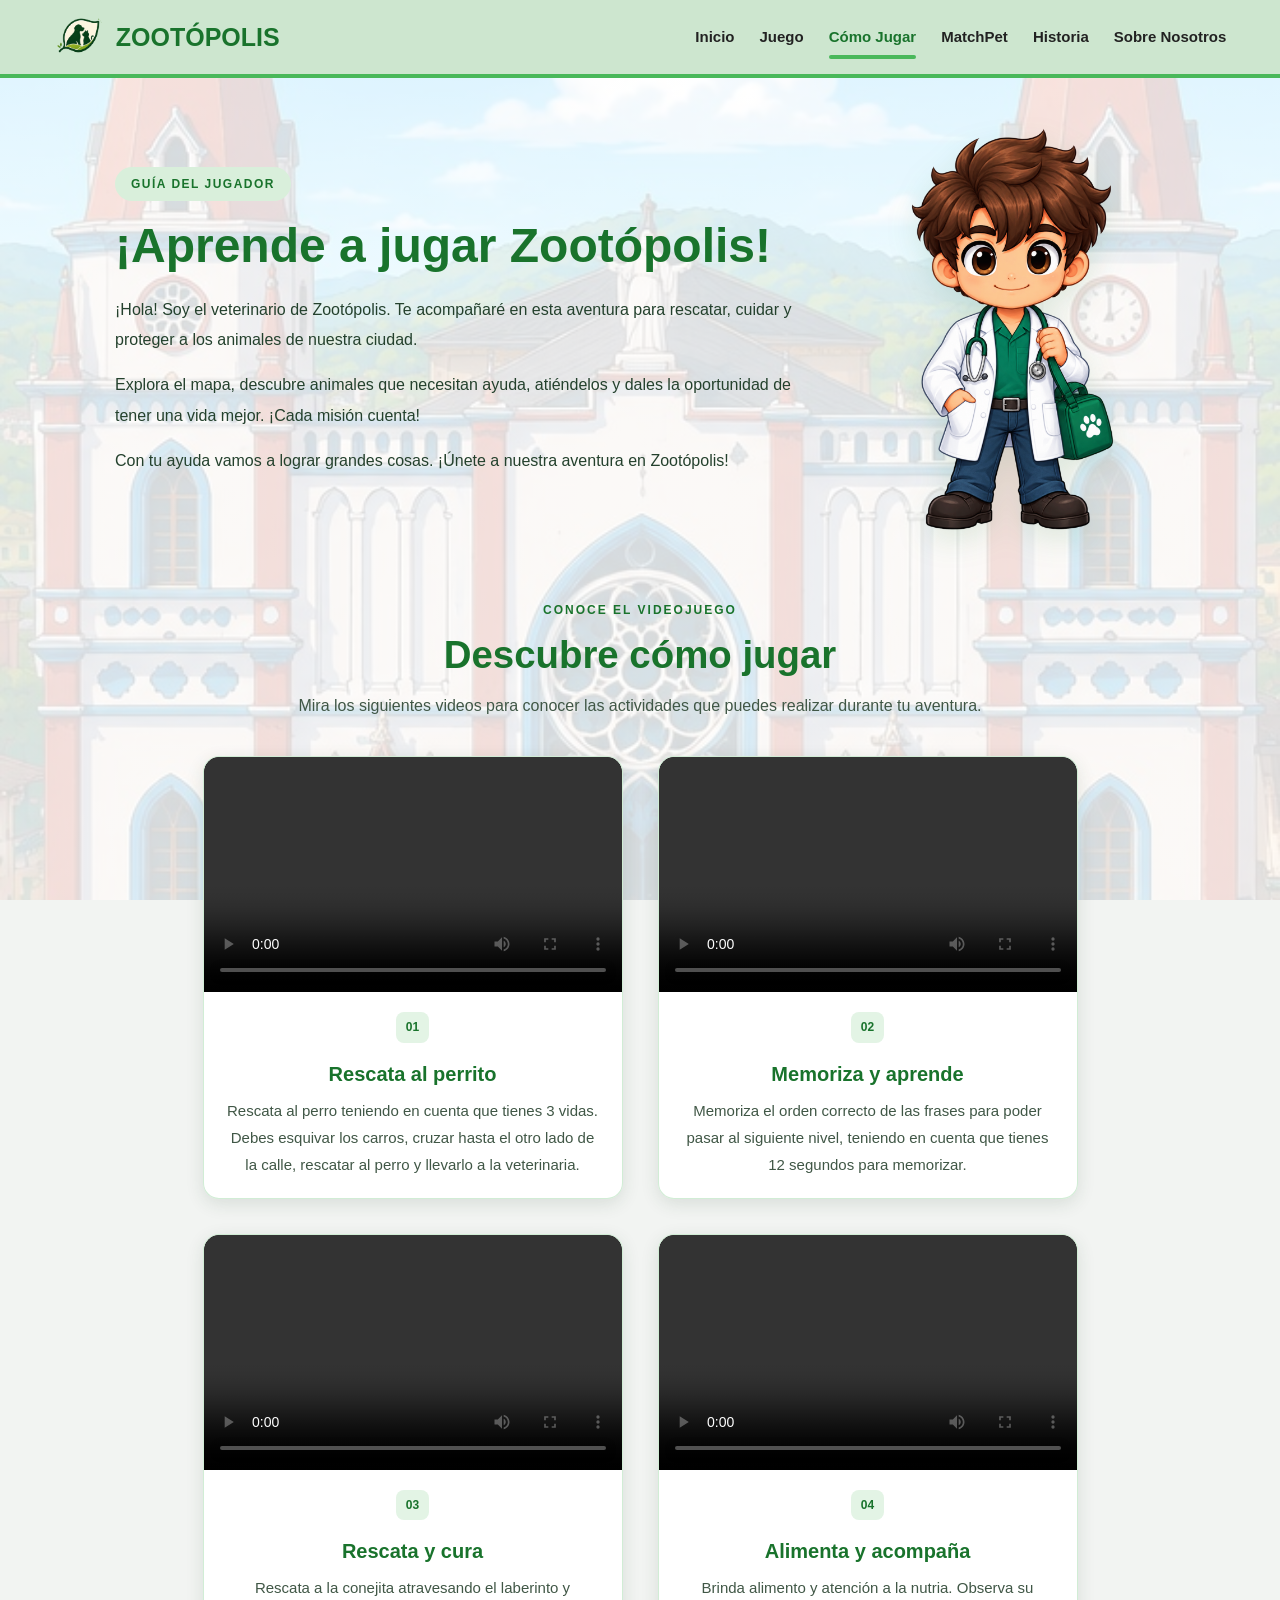
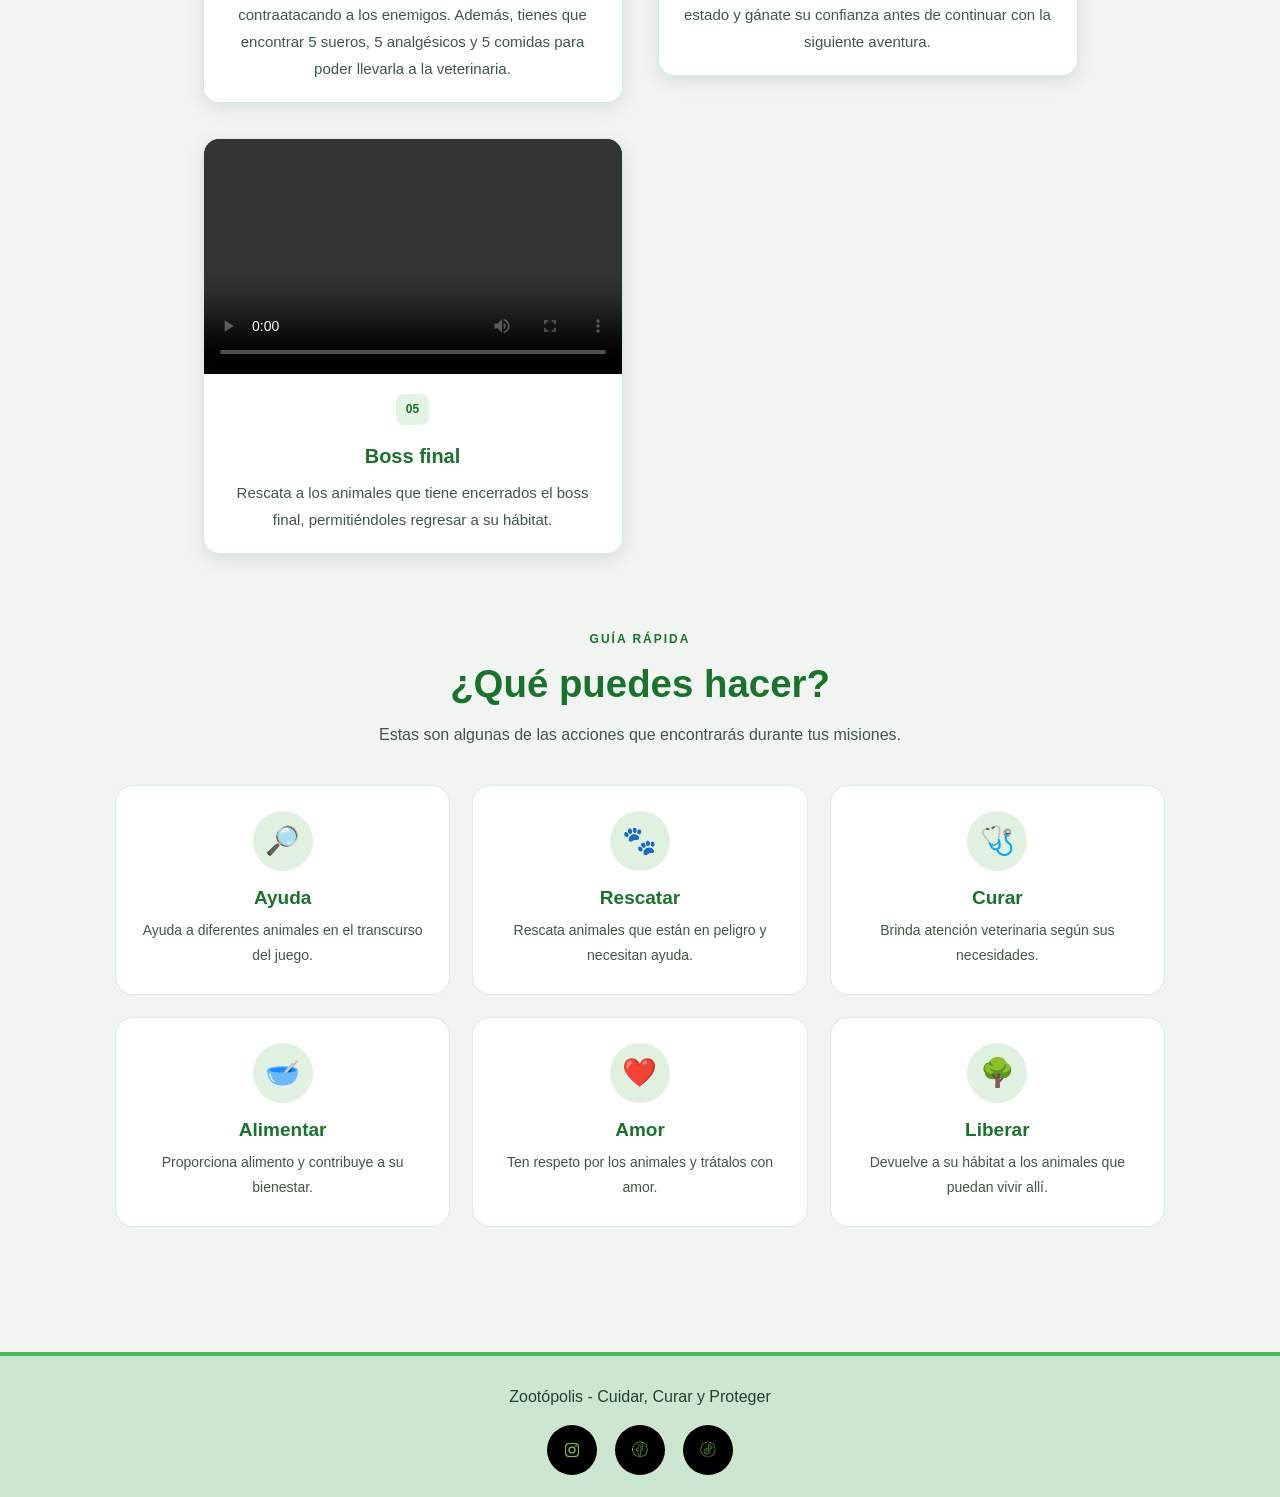
<file: como_jugar.html>
<!DOCTYPE html>
<html lang="es">
<head>
    <meta charset="UTF-8">
    <meta name="viewport" content="width=device-width, initial-scale=1.0">
    <title>Zootópolis | Cómo Jugar</title>
    <link rel="stylesheet" href="style.css">
</head>

<body>

    <header class="header">
        <div class="logo">
            <img src="IMG/logo 2.png" alt="Logo de Zootópolis">
            <span>ZOOTÓPOLIS</span>
        </div>

        <nav>
            <a href="index.html">Inicio</a>
            <a href="juego.html">Juego</a>
            <a class="activo" href="como_jugar.html" aria-current="page">Cómo Jugar</a>
            <a href="match_pet.html">MatchPet</a>
            <a href="historia.html">Historia</a>
            <a href="sobre_nosotros.html">Sobre Nosotros</a>
        </nav>
    </header>


    <main class="como-jugar">

        <section class="bienvenida-veterinario">

            <div class="bienvenida-texto">
                <span class="etiqueta-juego">GUÍA DEL JUGADOR</span>

                <h1>¡Aprende a jugar Zootópolis!</h1>

                <p>
                    ¡Hola! Soy el veterinario de Zootópolis.
                    Te acompañaré en esta aventura para rescatar,
                    cuidar y proteger a los animales de nuestra ciudad.
                </p>

                <p>
                    Explora el mapa, descubre animales que necesitan ayuda,
                    atiéndelos y dales la oportunidad de tener una vida mejor.
                    ¡Cada misión cuenta!
                </p>

                <p>
                    Con tu ayuda vamos a lograr grandes cosas.
                    ¡Únete a nuestra aventura en Zootópolis!
                </p>
            </div>

            <div class="veterinario-imagen">
                <img src="IMG/veterinario 2.png" alt="Veterinario de Zootópolis">
            </div>

        </section>

        <section class="tutoriales" id="tutoriales">

            <div class="titulo-seccion">
                <span>CONOCE EL VIDEOJUEGO</span>
                <h2>Descubre cómo jugar</h2>
                <p>
                    Mira los siguientes videos para conocer las actividades
                    que puedes realizar durante tu aventura.
                </p>
            </div>

            <div class="tutoriales-grid">

                <article class="tutorial-card">

                    <div class="video-contenedor">
                        <video controls preload="metadata">
                            <source src="IMG/n1.mp4" type="video/mp4">
                            Tu navegador no admite la reproducción de videos.
                        </video>
                    </div>

                    <div class="tutorial-info">
                        <span class="numero-tutorial">01</span>
                        <h3>Rescata al perrito</h3>
                        <p>Rescata al perro teniendo en cuenta que tienes 3 vidas. Debes esquivar los carros, cruzar hasta el otro lado de la calle, rescatar al perro y llevarlo a la veterinaria.</p>
                    </div>

                </article>

                <article class="tutorial-card">

                    <div class="video-contenedor">
                        <video controls preload="metadata">
                            <source src="IMG/N2.mp4" type="video/mp4">
                            Tu navegador no admite la reproducción de videos.
                        </video>
                    </div>

                    <div class="tutorial-info">
                        <span class="numero-tutorial">02</span>
                        <h3>Memoriza y aprende</h3>
                        <p>Memoriza el orden correcto de las frases para poder pasar al siguiente nivel, teniendo en cuenta que tienes 12 segundos para memorizar.</p>
                    </div>

                </article>

                <article class="tutorial-card">

                    <div class="video-contenedor">
                        <video controls preload="metadata">
                            <source src="IMG/N3.mp4" type="video/mp4">
                            Tu navegador no admite la reproducción de videos.
                        </video>
                    </div>

                    <div class="tutorial-info">
                        <span class="numero-tutorial">03</span>
                        <h3>Rescata y cura</h3>
                        <p>Rescata a la conejita atravesando el laberinto y contraatacando a los enemigos. Además, tienes que encontrar 5 sueros, 5 analgésicos y 5 comidas para poder llevarla a la veterinaria.</p>
                    </div>

                </article>

                <article class="tutorial-card">

                    <div class="video-contenedor">
                        <video controls preload="metadata">
                            <source src="IMG/N4.mp4" type="video/mp4">
                            Tu navegador no admite la reproducción de videos.
                        </video>
                    </div>

                    <div class="tutorial-info">
                        <span class="numero-tutorial">04</span>
                        <h3>Alimenta y acompaña</h3>
                        <p>Brinda alimento y atención a la nutria. Observa su estado y gánate su confianza antes de continuar con la siguiente aventura.</p>
                    </div>

                </article>

                <article class="tutorial-card">

                    <div class="video-contenedor">
                        <video controls preload="metadata">
                            <source src="IMG/N5.mp4" type="video/mp4">
                            Tu navegador no admite la reproducción de videos.
                        </video>
                    </div>

                    <div class="tutorial-info">
                        <span class="numero-tutorial">05</span>
                        <h3>Boss final</h3>
                        <p>Rescata a los animales que tiene encerrados el boss final, permitiéndoles regresar a su hábitat.</p>
                    </div>

                </article>

            </div>
        </section>

        <section class="acciones-juego">

            <div class="titulo-seccion">
                <span>GUÍA RÁPIDA</span>
                <h2>¿Qué puedes hacer?</h2>
                <p>
                    Estas son algunas de las acciones que encontrarás
                    durante tus misiones.
                </p>
            </div>

            <div class="acciones-grid">

                <div class="accion-item">
                    <span>🔎</span>
                    <h3>Ayuda</h3>
                    <p>Ayuda a diferentes animales en el transcurso del juego.</p>
                </div>

                <div class="accion-item">
                    <span>🐾</span>
                    <h3>Rescatar</h3>
                    <p>Rescata animales que están en peligro y necesitan ayuda.</p>
                </div>

                <div class="accion-item">
                    <span>🩺</span>
                    <h3>Curar</h3>
                    <p>Brinda atención veterinaria según sus necesidades.</p>
                </div>

                <div class="accion-item">
                    <span>🥣</span>
                    <h3>Alimentar</h3>
                    <p>Proporciona alimento y contribuye a su bienestar.</p>
                </div>

                <div class="accion-item">
                    <span>❤️</span>
                    <h3>Amor</h3>
                    <p>Ten respeto por los animales y trátalos con amor.</p>
                </div>

                <div class="accion-item">
                    <span>🌳</span>
                    <h3>Liberar</h3>
                    <p>Devuelve a su hábitat a los animales que puedan vivir allí.</p>
                </div>

            </div>
        </section>

    </main>

    <footer class="redes">
        <p>Zootópolis - Cuidar, Curar y Proteger</p>

        <div>
            <a href="https://www.instagram.com/zootopolis_032026/" target="_blank" rel="noopener noreferrer" aria-label="Instagram" title="Instagram">
                <img src="IMG/icono instagram.jpeg" alt="Instagram">
            </a>

            <a href="https://www.facebook.com/share/1Fiqk4GdvT/" target="_blank" rel="noopener noreferrer" aria-label="Facebook" title="Facebook">
                <img src="IMG/icono facebook.jpeg" alt="Facebook">
            </a>

            <a href="https://www.tiktok.com/@zotoopolis_03?_r=1&_t=ZS-9AS0UtBTQ9M" target="_blank" rel="noopener noreferrer" aria-label="TikTok" title="TikTok">
                <img src="IMG/icono tiktok.jpeg" alt="TikTok">
            </a>
        </div>
    </footer>


</body>
</html>
</file>
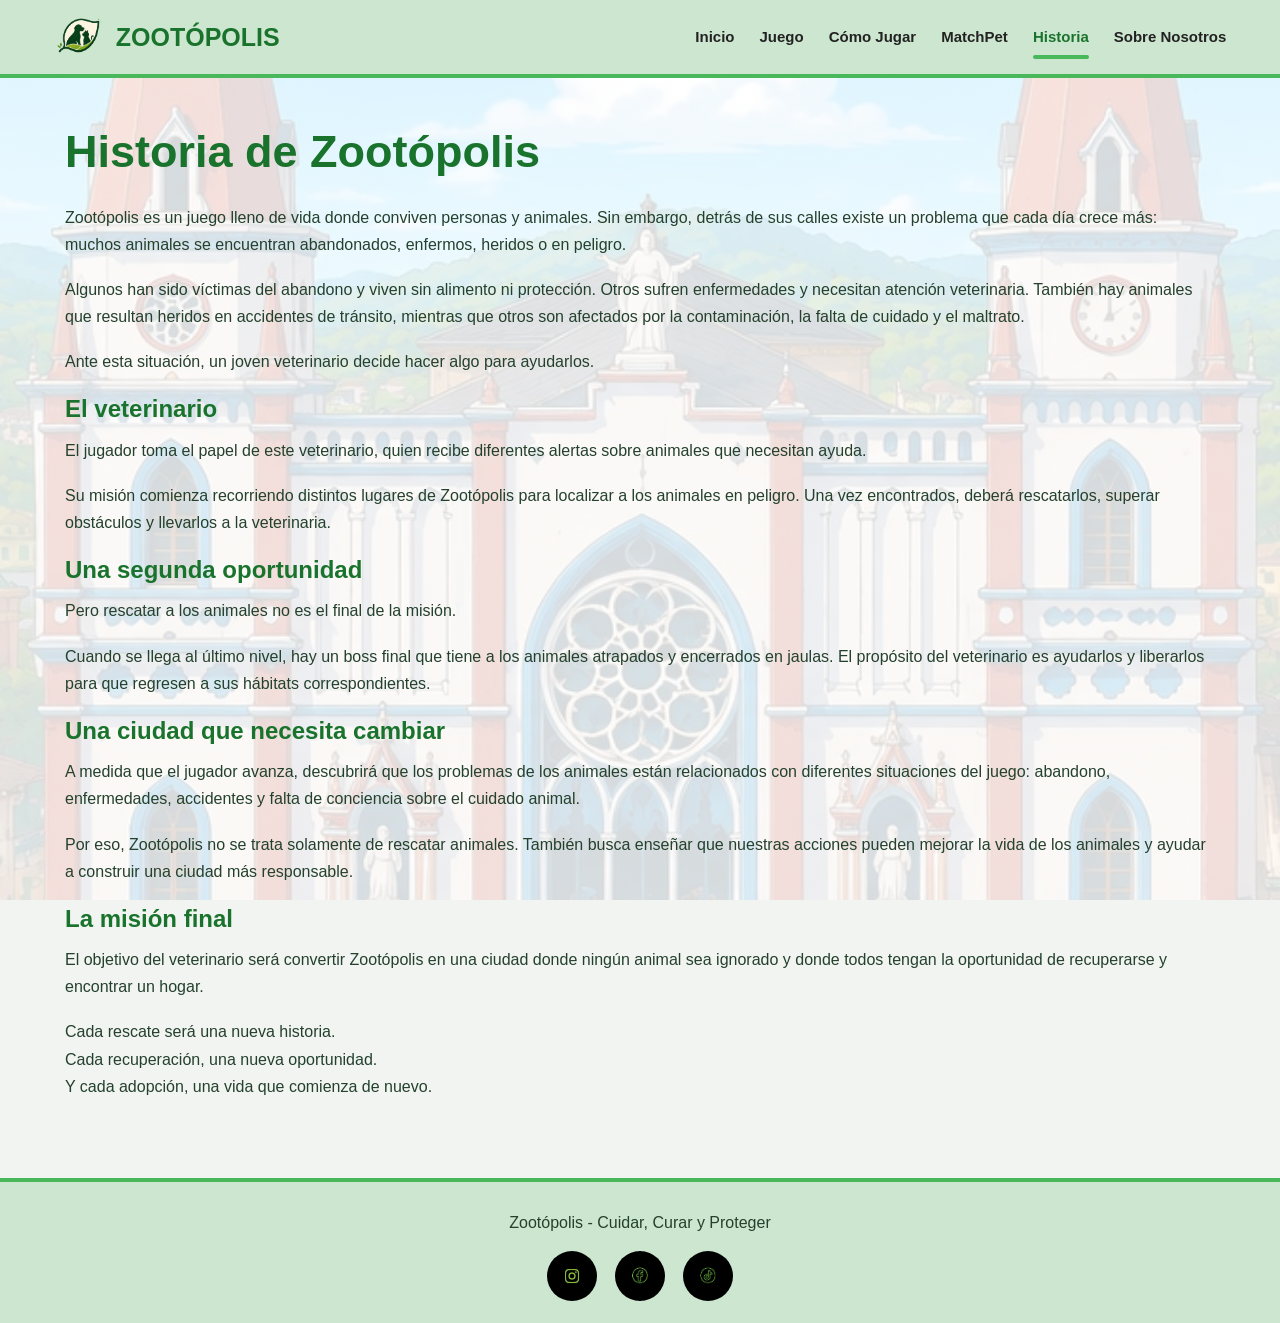
<file: historia.html>
<!DOCTYPE html>
<html lang="es">
<head>
    <meta charset="UTF-8">
    <meta name="viewport" content="width=device-width, initial-scale=1.0">
    <title>Historia | Zootópolis</title>
    <link rel="stylesheet" href="style.css">
</head>

<body>

    <header class="header">
        <div class="logo">
            <img src="IMG/logo 2.png" alt="Logo de Zootópolis">
            <span>ZOOTÓPOLIS</span>
        </div>

        <nav>
            <a href="index.html">Inicio</a>
            <a href="juego.html">Juego</a>
            <a href="como_jugar.html">Cómo Jugar</a>
            <a href="match_pet.html">MatchPet</a>
            <a class="activo" href="historia.html" aria-current="page">Historia</a>
            <a href="sobre_nosotros.html">Sobre Nosotros</a>
        </nav>
    </header>


    <main class="pagina">

        <h1>Historia de Zootópolis</h1>

        <div class="contenido">

            <p>
                Zootópolis es un juego lleno de vida donde conviven personas
                y animales. Sin embargo, detrás de sus calles existe un
                problema que cada día crece más: muchos animales se encuentran
                abandonados, enfermos, heridos o en peligro.
            </p>

            <p>
                Algunos han sido víctimas del abandono y viven sin alimento
                ni protección. Otros sufren enfermedades y necesitan atención
                veterinaria. También hay animales que resultan heridos en
                accidentes de tránsito, mientras que otros son afectados por
                la contaminación, la falta de cuidado y el maltrato.
            </p>

            <p>
                Ante esta situación, un joven veterinario decide hacer algo
                para ayudarlos.
            </p>

            <h2>El veterinario</h2>

            <p>
                El jugador toma el papel de este veterinario, quien recibe
                diferentes alertas sobre animales que necesitan ayuda.
            </p>

            <p>
                Su misión comienza recorriendo distintos lugares de Zootópolis
                para localizar a los animales en peligro. Una vez encontrados,
                deberá rescatarlos, superar obstáculos y llevarlos a la veterinaria.
            </p>

            <h2>Una segunda oportunidad</h2>

            <p>
                Pero rescatar a los animales no es el final de la misión.
            </p>

            <p>
                Cuando se llega al último nivel, hay un boss final que tiene
                a los animales atrapados y encerrados en jaulas. El propósito
                del veterinario es ayudarlos y liberarlos para que regresen
                a sus hábitats correspondientes.
            </p>

            <h2>Una ciudad que necesita cambiar</h2>

            <p>
                A medida que el jugador avanza, descubrirá que los problemas
                de los animales están relacionados con diferentes situaciones
                del juego: abandono, enfermedades, accidentes
                y falta de conciencia sobre el cuidado animal.
            </p>

            <p>
                Por eso, Zootópolis no se trata solamente de rescatar animales.
                También busca enseñar que nuestras acciones pueden mejorar la vida
                de los animales y ayudar a construir una ciudad más responsable.
            </p>

            <h2>La misión final</h2>

            <p>
                El objetivo del veterinario será convertir Zootópolis en una
                ciudad donde ningún animal sea ignorado y donde todos tengan
                la oportunidad de recuperarse y encontrar un hogar.
            </p>

            <p>
                Cada rescate será una nueva historia.<br>
                Cada recuperación, una nueva oportunidad.<br>
                Y cada adopción, una vida que comienza de nuevo.
            </p>

        </div>

    </main>

    <footer class="redes">
        <p>Zootópolis - Cuidar, Curar y Proteger</p>

        <div>
            <a href="https://www.instagram.com/zootopolis_032026/" target="_blank" rel="noopener noreferrer" aria-label="Instagram" title="Instagram">
                <img src="IMG/icono instagram.jpeg" alt="Instagram">
            </a>

            <a href="https://www.facebook.com/share/1Fiqk4GdvT/" target="_blank" rel="noopener noreferrer" aria-label="Facebook" title="Facebook">
                <img src="IMG/icono facebook.jpeg" alt="Facebook">
            </a>

            <a href="https://www.tiktok.com/@zotoopolis_03?_r=1&_t=ZS-9AS0UtBTQ9M" target="_blank" rel="noopener noreferrer" aria-label="TikTok" title="TikTok">
                <img src="IMG/icono tiktok.jpeg" alt="TikTok">
            </a>
        </div>
    </footer>


</body>
</html>
</file>
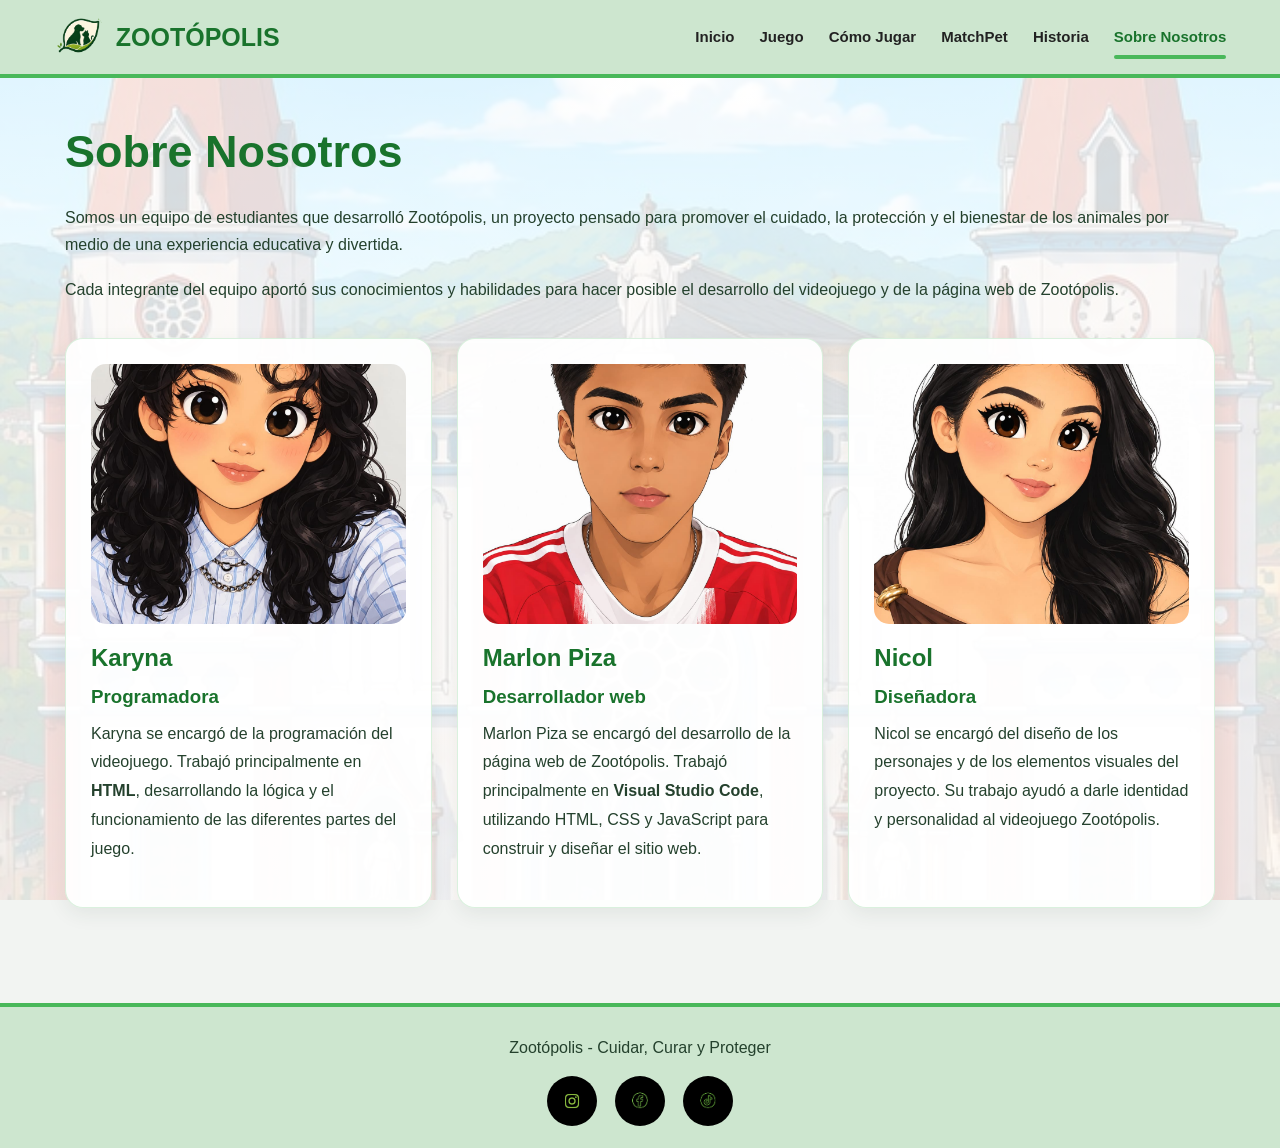
<file: sobre_nosotros.html>
<!DOCTYPE html>
<html lang="es">
<head>
    <meta charset="UTF-8">
    <meta name="viewport" content="width=device-width, initial-scale=1.0">
    <title>Zootópolis | Sobre Nosotros</title>
    <link rel="stylesheet" href="style.css">
</head>

<body>

    <header class="header">
        <div class="logo">
            <img src="IMG/logo 2.png" alt="Logo de Zootópolis">
            <span>ZOOTÓPOLIS</span>
        </div>

        <nav>
            <a href="index.html">Inicio</a>
            <a href="juego.html">Juego</a>
            <a href="como_jugar.html">Cómo Jugar</a>
            <a href="match_pet.html">MatchPet</a>
            <a href="historia.html">Historia</a>
            <a class="activo" href="sobre_nosotros.html" aria-current="page">Sobre Nosotros</a>
        </nav>
    </header>


    <main class="pagina">

        <section class="contenido">

            <h1>Sobre Nosotros</h1>

            <p>
                Somos un equipo de estudiantes que desarrolló Zootópolis,
                un proyecto pensado para promover el cuidado, la protección
                y el bienestar de los animales por medio de una experiencia
                educativa y divertida.
            </p>

            <p>
                Cada integrante del equipo aportó sus conocimientos y
                habilidades para hacer posible el desarrollo del videojuego
                y de la página web de Zootópolis.
            </p>

            <div class="tarjetas">

                <article class="tarjeta">
                    <img class="foto-integrante" src="IMG/Karyna programadora.jpeg" alt="Karyna - Programadora">
                    <h2>Karyna</h2>
                    <h3>Programadora</h3>
                    <p>
                        Karyna se encargó de la programación del videojuego.
                        Trabajó principalmente en <strong>HTML</strong>,
                        desarrollando la lógica y el funcionamiento de las
                        diferentes partes del juego.
                    </p>
                </article>

                <article class="tarjeta">
                    <img class="foto-integrante" src="IMG/Piza desarrollador Web.jpeg" alt="Marlon Piza - Desarrollador web">
                    <h2>Marlon Piza</h2>
                    <h3>Desarrollador web</h3>
                    <p>
                        Marlon Piza se encargó del desarrollo de la página web
                        de Zootópolis. Trabajó principalmente en
                        <strong>Visual Studio Code</strong>, utilizando
                        HTML, CSS y JavaScript para construir y diseñar
                        el sitio web.
                    </p>
                </article>

                <article class="tarjeta">
                    <img class="foto-integrante" src="IMG/Nicol Diseñadora.jpeg" alt="Nicol - Diseñadora">
                    <h2>Nicol</h2>
                    <h3>Diseñadora</h3>
                    <p>
                        Nicol se encargó del diseño de los personajes
                        y de los elementos visuales del proyecto.
                        Su trabajo ayudó a darle identidad y personalidad
                        al videojuego Zootópolis.
                    </p>
                </article>

            </div>

        </section>

    </main>

    <footer class="redes">
        <p>Zootópolis - Cuidar, Curar y Proteger</p>

        <div>
            <a href="https://www.instagram.com/zootopolis_032026/" target="_blank" rel="noopener noreferrer" aria-label="Instagram" title="Instagram">
                <img src="IMG/icono instagram.jpeg" alt="Instagram">
            </a>

            <a href="https://www.facebook.com/share/1Fiqk4GdvT/" target="_blank" rel="noopener noreferrer" aria-label="Facebook" title="Facebook">
                <img src="IMG/icono facebook.jpeg" alt="Facebook">
            </a>

            <a href="https://www.tiktok.com/@zotoopolis_03?_r=1&_t=ZS-9AS0UtBTQ9M" target="_blank" rel="noopener noreferrer" aria-label="TikTok" title="TikTok">
                <img src="IMG/icono tiktok.jpeg" alt="TikTok">
            </a>
        </div>
    </footer>


</body>
</html>
</file>
<file: style.css>
* {
    margin: 0;
    padding: 0;
    box-sizing: border-box;
}

html {
    scroll-behavior: smooth;
    scroll-padding-top: 100px;
}

html,
body {
    min-height: 100%;
    margin: 0;
    padding: 0;
}

body {
    font-family: Arial, Helvetica, sans-serif;
    color: #24412d;
    background: #f2f4f2;
    line-height: 1.7;
    overflow-x: hidden;
    position: relative;
}

body::before {
    content: "";
    position: fixed;
    inset: 0;
    background:
        linear-gradient(
            rgba(255, 255, 255, 0.84),
            rgba(255, 255, 255, 0.84)
        ),
        url("IMG/iglesiafondo.jpeg") center / cover no-repeat;
    z-index: -1;
    pointer-events: none;
}

img,
video {
    max-width: 100%;
}

a {
    color: inherit;
}

button,
input,
textarea,
select {
    font: inherit;
}


.header {
    width: 100%;
    min-height: 78px;
    padding: 8px 4.2%;
    background: #cde6cf;
    border-bottom: 4px solid #49b85a;

    display: flex;
    align-items: center;
    justify-content: space-between;
    gap: 25px;

    position: sticky;
    top: 0;
    z-index: 1000;
}

.logo {
    display: flex;
    align-items: center;
    gap: 10px;
    flex-shrink: 0;
}

.logo img {
    width: 52px;
    height: 52px;
    object-fit: contain;
    border-radius: 50%;
}

.logo span {
    color: #19732c;
    font-size: 25px;
    font-weight: 800;
    line-height: 1.2;
}

.header nav {
    display: flex;
    align-items: center;
    justify-content: flex-end;
    flex-wrap: wrap;
    gap: 25px;
}

.header nav a {
    display: inline-block;
    position: relative;
    padding: 9px 0;

    color: #222;
    text-decoration: none;
    font-size: 15px;
    font-weight: 700;

    transition: color 0.25s ease;
}

.header nav a::after {
    content: "";
    position: absolute;
    left: 0;
    bottom: 0;

    width: 0;
    height: 4px;
    border-radius: 5px;

    background: #49b85a;
    transition: width 0.25s ease;
}

.header nav a:hover,
.header nav a.activo {
    color: #19732c;
}

.header nav a:hover::after,
.header nav a.activo::after {
    width: 100%;
}

h1,
h2,
h3 {
    line-height: 1.3;
}

h1 {
    color: #19732c;
}

h2 {
    color: #19732c;
}

p {
    overflow-wrap: break-word;
}

.pagina {
    width: 100%;
    max-width: 1200px;
    margin: 0 auto;
    padding: 45px 25px 60px;
}

.contenido {
    width: 100%;
}

.pagina h1 {
    font-size: 45px;
    margin-bottom: 22px;
}

.pagina h2 {
    margin-bottom: 12px;
}

.pagina p {
    margin-bottom: 18px;
}


.inicio {
    width: 100%;
    max-width: 1200px;
    margin: 0 auto;
    padding: 55px 25px;
}

.hero {
    display: grid;
    grid-template-columns: 1.2fr 0.8fr;
    align-items: center;
    gap: 40px;
    min-height: 400px;
}

.etiqueta {
    display: inline-block;
    padding: 6px 15px;
    margin-bottom: 15px;

    color: #19732c;
    background: #d9efdb;
    border-radius: 25px;

    font-size: 13px;
    font-weight: 700;
}

.hero h1 {
    font-size: clamp(38px, 5vw, 65px);
    line-height: 1.1;
    margin-bottom: 20px;
    color: #19732c;
}

.hero h2 {
    font-size: 26px;
    margin-bottom: 16px;
}

.texto p {
    font-size: 17px;
    line-height: 1.9;
    margin-bottom: 15px;
}

.imagen {
    display: flex;
    align-items: center;
    justify-content: center;
}

.imagen img {
    width: 100%;
    max-width: 430px;
    max-height: 450px;
    object-fit: contain;

    transition: transform 0.35s ease;
}

.imagen img:hover {
    transform: scale(1.035);
}

.boton {
    display: inline-block;
    padding: 12px 25px;
    margin-top: 15px;

    color: white;
    background: #19732c;
    border-radius: 30px;

    font-weight: 700;
    text-decoration: none;

    transition:
        background 0.25s ease,
        transform 0.25s ease;
}

.boton:hover {
    background: #49b85a;
    transform: translateY(-3px);
}


.tarjetas {
    display: grid;
    grid-template-columns: repeat(3, minmax(0, 1fr));
    gap: 25px;
    margin: 35px 0;
}

.tarjeta {
    min-width: 0;
    padding: 25px;

    background: rgba(255, 255, 255, 0.93);
    border: 1px solid rgba(73, 184, 90, 0.2);
    border-radius: 18px;

    box-shadow: 0 6px 20px rgba(36, 65, 45, 0.08);

    transition:
        transform 0.3s ease,
        box-shadow 0.3s ease;
}

.tarjeta:hover {
    transform: translateY(-5px);
    box-shadow: 0 12px 25px rgba(36, 65, 45, 0.13);
}

.tarjeta h2 {
    color: #19732c;
    margin: 12px 0;
}

.tarjeta h3 {
    color: #19732c;
    margin: 10px 0;
}

.tarjeta p {
    line-height: 1.8;
}

.juego-pagina {
    width: 100%;
    max-width: 1200px;
    margin: 0 auto;
    padding: 45px 25px 60px;
}

.juego-intro {
    text-align: center;
    max-width: 850px;
    margin: 0 auto 40px;
}

.juego-intro h1 {
    font-size: clamp(34px, 4vw, 52px);
    margin-bottom: 18px;
}

.juego-intro p {
    font-size: 17px;
    line-height: 1.9;
}

.icono-juego {
    width: 90px;
    height: 90px;
    margin: 20px auto;

    display: flex;
    align-items: center;
    justify-content: center;

    background: #d9efdb;
    border-radius: 50%;
    font-size: 42px;
}

.ods15 {
    max-width: 1100px;
    margin: 45px auto;
    padding: 30px;

    display: flex;
    align-items: center;
    gap: 30px;

    background: rgba(255, 255, 255, 0.92);
    border-radius: 20px;
    box-shadow: 0 6px 22px rgba(36, 65, 45, 0.08);
}

.ods-icono {
    flex-shrink: 0;
    width: 110px;
    height: 110px;

    display: flex;
    align-items: center;
    justify-content: center;

    background: #19732c;
    border-radius: 15px;
    color: white;
    font-size: 40px;
}

.ods-numero {
    color: #19732c;
    font-size: 30px;
    font-weight: 800;
}

.ods-contenido {
    flex: 1;
}

.ods-contenido h2 {
    margin-bottom: 12px;
}

.naturaleza {
    max-width: 1100px;
    margin: 40px auto;
}

.naturaleza-animal {
    width: 100%;
    max-width: 300px;
    object-fit: contain;
    transition: transform 0.3s ease;
}

.naturaleza-animal:hover {
    transform: translateY(-4px);
}

.boton-instrucciones {
    display: inline-block;
    padding: 12px 25px;
    background: #19732c;
    color: white;
    text-decoration: none;
    border-radius: 30px;
    font-weight: 700;
    transition: background 0.3s ease;
}

.boton-instrucciones:hover {
    background: #49b85a;
}

.machpet-pagina {
    max-width: 1200px;
    margin: 0 auto;
    padding: 45px 25px 60px;
}

.titulo-machpet {
    text-align: center;
    margin-bottom: 35px;
}

.titulo-machpet h1 {
    font-size: clamp(34px, 4vw, 48px);
    margin-bottom: 15px;
}

.mini-icono {
    display: inline-flex;
    justify-content: center;
    align-items: center;

    width: 55px;
    height: 55px;
    margin-bottom: 12px;

    background: #d9efdb;
    border-radius: 50%;
    font-size: 27px;
}




.animales-grid {
    display: grid;
    grid-template-columns: repeat(3, minmax(0, 1fr));
    align-items: stretch;
    gap: 25px;
}

.animal {
    position: relative;
    min-width: 0;
    min-height: 440px;
    padding: 18px;
    overflow: hidden;

    display: flex;
    flex-direction: column;
    align-items: center;

    background: rgba(255, 255, 255, 0.96);
    border-radius: 18px;
    box-shadow: 0 6px 20px rgba(36, 65, 45, 0.10);

    transition: transform 0.3s ease;
}

.animal:hover {
    transform: translateY(-5px);
}

.imagen-animal {
    display: block;
    width: 100%;
    height: 360px;
    flex-shrink: 0;
    object-fit: contain;
    margin: 0 auto 12px;
}

.animal h2 {
    position: relative;
    z-index: 1;
    width: 45%;
    margin: 0 0 4px;
    text-align: center;
    color: #19732c;
    font-size: 25px;
}

.historia-animal {
    position: absolute;
    inset: 0;
    z-index: 5;

    display: flex;
    align-items: center;
    justify-content: center;

    padding: 10px;
    overflow-y: auto;

    background: rgba(237, 247, 238, 0.97);
    border: 4px solid #49b85a;
    border-radius: 18px;

    color: #24412d;
    font-size: 16px;
    line-height: 1.9;
    text-align: center;

    opacity: 0;
    visibility: hidden;
    pointer-events: none;

    transition:
        opacity 0.3s ease,
        visibility 0.3s ease;
}

.animal:hover .historia-animal {
    opacity: 1;
    visibility: visible;
}



@media (max-width: 850px) {
    .animales-grid {
        grid-template-columns: repeat(2, minmax(0, 1fr));
    }
    .animal img[src*="nutria"] {
        transform: scale(0.8);
    }
}

@media (max-width: 560px) {
    .animales-grid {
        grid-template-columns: 1fr;
    }

    .animal {
        min-height: 420px;
    }

    .imagen-animal {
        height: 230px;
    }
}


.historia-pagina {
    max-width: 1100px;
    margin: 0 auto;
    padding: 45px 25px 60px;
}

.historia-pagina h1 {
    text-align: center;
    font-size: clamp(34px, 4vw, 48px);
    margin-bottom: 30px;
}

.historia-contenido {
    padding: 30px;
    background: rgba(255, 255, 255, 0.93);
    border-radius: 20px;
    box-shadow: 0 6px 22px rgba(36, 65, 45, 0.08);
}

.historia-contenido p {
    line-height: 2;
    margin-bottom: 20px;
}

.sobre-nosotros {
    width: 100%;
    max-width: 1200px;
    margin: 0 auto;
    padding: 45px 25px 60px;
}

.sobre-nosotros h1 {
    font-size: 45px;
    margin-bottom: 20px;
}

.sobre-nosotros > p {
    max-width: 950px;
    margin-bottom: 18px;
}

.sobre-nosotros .tarjetas {
    margin-top: 35px;
}

.sobre-nosotros .tarjeta img {
    display: block;
    width: 100%;
    height: 260px;
    object-fit: cover;
    border-radius: 15px;
    margin-bottom: 18px;
}

.como-jugar {
    width: 100%;
    max-width: 1250px;
    margin: 0 auto;
    padding: 45px 25px 60px;
}

.bienvenida-veterinario {
    width: 100%;
    max-width: 1050px;
    margin: 0 auto 60px;

    display: grid;
    grid-template-columns: minmax(0, 1fr) 300px;
    align-items: center;
    gap: 35px;
}

.bienvenida-texto {
    min-width: 0;
    animation: entradaTexto 0.8s ease both;
}

.etiqueta-juego {
    display: inline-block;
    padding: 7px 16px;
    margin-bottom: 16px;

    color: #19732c;
    background: #d9efdb;
    border-radius: 25px;

    font-size: 12px;
    font-weight: 700;
    letter-spacing: 1.5px;
}

.bienvenida-texto h1 {
    color: #19732c;
    font-size: clamp(32px, 4vw, 48px);
    line-height: 1.2;
    margin-bottom: 20px;
}

.bienvenida-texto p {
    color: #24412d;
    font-size: 16px;
    line-height: 1.9;
    margin-bottom: 15px;
}

.boton-comenzar {
    display: inline-block;
    padding: 12px 24px;
    margin-top: 12px;

    background: #19732c;
    color: white;
    border-radius: 30px;
    text-decoration: none;
    font-weight: 700;

    transition:
        background 0.3s ease,
        transform 0.3s ease;
}

.boton-comenzar:hover {
    background: #49b85a;
    transform: translateY(-3px);
}

.veterinario-imagen {
    display: flex;
    justify-content: center;
    align-items: center;
    min-width: 0;
}

.veterinario-imagen img {
    display: block;
    width: 100%;
    max-width: 500px;
    max-height: 500px;
    object-fit: contain;

    filter: drop-shadow(0 10px 15px rgba(25, 115, 44, 0.13));

    animation: entradaVeterinario 0.9s ease both;
}

.tutoriales {
    width: 100%;
    max-width: 1150px;
    margin: 45px auto 70px;
    scroll-margin-top: 100px;
}

.titulo-seccion {
    width: 100%;
    max-width: 800px;
    margin: 0 auto 35px;
    text-align: center;
}

.titulo-seccion > span {
    color: #19732c;
    font-size: 12px;
    font-weight: 800;
    letter-spacing: 2px;
}

.titulo-seccion h2 {
    color: #19732c;
    font-size: clamp(28px, 3vw, 39px);
    margin: 8px 0 12px;
}

.titulo-seccion p {
    color: #405746;
    font-size: 16px;
    line-height: 1.8;
}

.tutoriales-grid {
    display: grid;

    grid-template-columns: repeat(2, minmax(0, 420px));

    justify-content: center;
    align-items: start;
    gap: 35px;

    width: 100%;
    margin: 0 auto;
}

.tutorial-card {
    display: flex;
    flex-direction: column;

    width: 100%;
    max-width: 420px;
    min-width: 0;
    margin: 0 auto;
    overflow: hidden;

    background: rgba(255, 255, 255, 0.96);
    border: 1px solid rgba(73, 184, 90, 0.25);
    border-radius: 16px;

    box-shadow: 0 5px 18px rgba(36, 65, 45, 0.12);

    transition:
        transform 0.3s ease,
        box-shadow 0.3s ease;

    animation: entradaTexto 0.7s ease both;
}

.tutorial-card:hover {
    transform: translateY(-4px);
    box-shadow: 0 12px 25px rgba(36, 65, 45, 0.15);
}

.video-contenedor {
    display: block;
    position: relative;

    width: 100%;
    aspect-ratio: 16 / 9;
    height: auto;

    overflow: hidden;
    background: #151515;
    border-radius: 15px 15px 0 0;
}

.video-contenedor video {
    display: block;

    width: 100%;
    height: 100%;

    object-fit: contain;
    background: #151515;
}

.tutorial-info {
    padding: 20px;
    text-align: center;
}

.numero-tutorial {
    display: inline-block;
    padding: 5px 10px;
    margin-bottom: 10px;

    color: #19732c;
    background: #e3f4e5;
    border-radius: 8px;

    font-size: 12px;
    font-weight: 800;
}

.tutorial-info h3 {
    color: #19732c;
    font-size: 20px;
    margin: 8px 0 10px;
}

.tutorial-info p {
    color: #405746;
    font-size: 15px;
    line-height: 1.8;
}

.acciones-juego {
    width: 100%;
    max-width: 1050px;
    margin: 0 auto 65px;
}

.acciones-grid {
    display: grid;
    grid-template-columns: repeat(3, minmax(0, 1fr));
    justify-content: center;
    gap: 22px;
}

.accion-item {
    min-width: 0;
    padding: 25px 20px;
    text-align: center;

    background: rgba(255, 255, 255, 0.93);
    border: 1px solid rgba(73, 184, 90, 0.22);
    border-radius: 18px;

    transition:
        background 0.3s ease,
        border-color 0.3s ease,
        transform 0.3s ease;
}

.accion-item:hover {
    background: #e9f6e9;
    border-color: #49b85a;
    transform: translateY(-4px);
}

.accion-item > span {
    display: inline-flex;
    justify-content: center;
    align-items: center;

    width: 60px;
    height: 60px;
    margin-bottom: 15px;

    background: #e0f1e1;
    border-radius: 50%;
    font-size: 28px;
}

.accion-item h3 {
    color: #19732c;
    font-size: 19px;
    margin-bottom: 8px;
}

.accion-item p {
    color: #405746;
    font-size: 14px;
    line-height: 1.8;
}

.mensaje-final-juego {
    width: 100%;
    max-width: 1000px;
    margin: 0 auto;
    padding: 40px 30px;
    text-align: center;

    background: rgba(217, 239, 219, 0.93);
    border: 1px solid rgba(73, 184, 90, 0.3);
    border-radius: 22px;
}

.mensaje-final-juego h2 {
    color: #19732c;
    font-size: clamp(25px, 3vw, 35px);
    margin-bottom: 15px;
}

.mensaje-final-juego p {
    max-width: 700px;
    margin: 0 auto 12px;
    color: #24412d;
    line-height: 1.9;
}

.instrucciones-pagina {
    width: 100%;
    max-width: 1200px;
    margin: 0 auto;
    padding: 45px 25px 60px;
}

.titulo-instrucciones {
    text-align: center;
    margin-bottom: 35px;
}

.titulo-instrucciones h1 {
    font-size: clamp(32px, 4vw, 45px);
    margin-bottom: 15px;
}

.botones-juego {
    display: grid;
    grid-template-columns: repeat(3, minmax(0, 1fr));
    gap: 20px;
}

.boton-juego {
    display: block;
    padding: 22px;
    text-align: center;

    color: #19732c;
    background: rgba(255, 255, 255, 0.95);
    border: 1px solid #cde6cf;
    border-radius: 16px;

    font-weight: 700;
    text-decoration: none;

    transition:
        transform 0.3s ease,
        background 0.3s ease;
}

.boton-juego:hover {
    transform: translateY(-4px);
    background: #e9f6e9;
}

.instruccion-detalle {
    width: 100%;
    max-width: 1000px;
    margin: 0 auto;
    padding: 35px 25px;
}

.detalle-animado {
    padding: 30px;
    text-align: center;

    background: rgba(255, 255, 255, 0.95);
    border-radius: 20px;
    box-shadow: 0 8px 25px rgba(36, 65, 45, 0.1);

    animation: entradaTexto 0.6s ease both;
}

.detalle-icono {
    font-size: 50px;
    margin-bottom: 15px;
}

.linea-verde {
    width: 80px;
    height: 4px;
    margin: 18px auto;
    background: #49b85a;
    border-radius: 5px;
}

.detalle-animado p {
    margin: 15px 0;
    line-height: 1.9;
}

.mensaje-juego {
    margin: 25px 0;
    padding: 18px;
    background: #e9f6e9;
    border-radius: 12px;
}

.volver {
    display: inline-block;
    padding: 11px 23px;
    margin-top: 15px;

    color: white;
    background: #19732c;
    border-radius: 25px;
    text-decoration: none;
    font-weight: 700;

    transition: background 0.3s ease;
}

.volver:hover {
    background: #49b85a;
}

.redes {
    width: 100%;
    padding: 22px 20px;

    text-align: center;
    background: #cde6cf;
    border-top: 4px solid #49b85a;
}

.redes p {
    color: #24412d;
    margin: 5px 0 15px;
}

.redes div {
    display: flex;
    justify-content: center;
    align-items: center;
    gap: 18px;
    flex-wrap: wrap;
}

.redes a {
    display: inline-flex;
    align-items: center;
    justify-content: center;

    width: 50px;
    height: 50px;
    padding: 9px;

    background: #000;
    border-radius: 50%;

    transition:
        transform 0.3s ease,
        background 0.3s ease;
}

.redes a:hover {
    transform: translateY(-4px);
    background: #19732c;
}

.redes img {
    display: block;
    width: 100%;
    height: 100%;
    object-fit: contain;
    border-radius: 50%;
}

@keyframes entradaTexto {
    from {
        opacity: 0;
        transform: translateY(18px);
    }

    to {
        opacity: 1;
        transform: translateY(0);
    }
}

@keyframes entradaVeterinario {
    from {
        opacity: 0;
        transform: translateX(25px);
    }

    to {
        opacity: 1;
        transform: translateX(0);
    }
}

@media (max-width: 1000px) {
    .header {
        gap: 15px;
        padding: 10px 3%;
    }

    .header nav {
        gap: 15px;
    }

    .logo span {
        font-size: 21px;
    }

    .logo img {
        width: 46px;
        height: 46px;
    }

    .hero {
        gap: 25px;
    }

    .tutoriales-grid {
        grid-template-columns: repeat(2, minmax(0, 360px));
        gap: 25px;
    }

    .bienvenida-veterinario {
        grid-template-columns: minmax(0, 1fr) 230px;
    }
}

@media (max-width: 750px) {
    .header {
        position: relative;
        flex-direction: column;
        justify-content: center;
        gap: 8px;
        padding: 12px 15px;
    }

    .header nav {
        justify-content: center;
        gap: 7px 18px;
    }

    .header nav a {
        font-size: 14px;
    }

    .hero {
        grid-template-columns: 1fr;
        text-align: center;
    }

    .imagen img {
        max-width: 320px;
    }

    .tarjetas,
    .animales-grid {
        grid-template-columns: repeat(2, minmax(0, 1fr));
    }

    .ods15 {
        flex-direction: column;
        text-align: center;
    }

    .botones-juego {
        grid-template-columns: repeat(2, minmax(0, 1fr));
    }

    .bienvenida-veterinario {
        grid-template-columns: 1fr 220px;
        gap: 20px;
    }

    .acciones-grid {
        grid-template-columns: repeat(2, minmax(0, 1fr));
    }
}

@media (max-width: 600px) {
    .inicio,
    .juego-pagina,
    .machpet-pagina,
    .historia-pagina,
    .sobre-nosotros,
    .instrucciones-pagina,
    .pagina {
        padding: 30px 16px 45px;
    }

    .pagina h1,
    .sobre-nosotros h1 {
        font-size: 34px;
    }

    .hero h1 {
        font-size: 38px;
    }

    .texto p {
        font-size: 15px;
    }

    .tarjetas,
    .animales-grid,
    .botones-juego {
        grid-template-columns: 1fr;
    }

    .ods15 {
        padding: 22px;
    }

    .instruccion-detalle {
        padding: 25px 15px;
    }

    .detalle-animado {
        padding: 22px 16px;
    }


    .como-jugar {
        padding: 30px 15px 45px;
    }

    .bienvenida-veterinario {
        grid-template-columns: 1fr;
        text-align: center;
        gap: 20px;
        margin-bottom: 45px;
    }

    .bienvenida-texto h1 {
        font-size: 35px;
    }

    .bienvenida-texto p {
        font-size: 15px;
    }

    .veterinario-imagen img {
        max-width: 230px;
        max-height: 290px;
    }

    .tutoriales-grid {
        grid-template-columns: minmax(0, 420px);
        gap: 25px;
    }

    .tutorial-card {
        max-width: 420px;
    }

    .titulo-seccion h2 {
        font-size: 29px;
    }

    .tutorial-info {
        padding: 18px;
    }

    .acciones-grid {
        grid-template-columns: 1fr;
    }

    .mensaje-final-juego {
        padding: 30px 20px;
    }

    .redes {
        padding: 20px 12px;
    }
}

@media (prefers-reduced-motion: reduce) {
    *,
    *::before,
    *::after {
        scroll-behavior: auto !important;
        animation-duration: 0.01ms !important;
        animation-iteration-count: 1 !important;
        transition-duration: 0.01ms !important;
    }
}


.diseno-zootopolis {
    max-width: 1000px;
    margin: 40px auto;
    padding: 25px 20px;
    color: #24412d;
}

.diseno-intro {
    max-width: 780px;
    margin: 0 auto 25px;
    text-align: center;
}

.diseno-etiqueta {
    color: #19732c;
    font-size: 12px;
    font-weight: bold;
    letter-spacing: 2px;
}

.diseno-intro h2 {
    margin: 12px 0;
    color: #19732c;
    font-size: 32px;
}

.diseno-intro p,
.diseno-proposito p,
.diseno-texto p,
.diseno-final p {
    font-size: 15px;
    line-height: 1.8;
}

.diseno-proposito {
    margin-bottom: 25px;
    padding: 20px;
    background: #e9f6e9;
    border-left: 4px solid #49b85a;
    border-radius: 10px;
}

.diseno-proposito h3,
.diseno-final h3 {
    margin-bottom: 8px;
    color: #19732c;
}

.diseno-lista {
    display: flex;
    flex-direction: column;
    gap: 16px;
}

.diseno-item {
    display: flex;
    align-items: center;
    gap: 20px;
    padding: 16px;
    background: rgba(255, 255, 255, 0.92);
    border: 1px solid #cde6cf;
    border-radius: 14px;
    box-shadow: 0 4px 12px rgba(36, 65, 45, 0.06);
    transition: transform 0.25s ease;
}

.diseno-item:hover {
    transform: translateY(-3px);
}

.diseno-imagen {
    flex: 0 0 135px;
    width: 135px;
    height: 115px;
    display: flex;
    align-items: center;
    justify-content: center;
    overflow: hidden;
    background: #e9f6e9;
    border-radius: 10px;
}

.diseno-imagen img {
    width: 100%;
    height: 100%;
    padding: 8px;
    object-fit: contain;
}

.diseno-imagen.diseno-logo img {
    max-width: 110px;
}

.diseno-texto {
    flex: 1;
}

.diseno-texto h3 {
    margin-bottom: 7px;
    color: #19732c;
    font-size: 19px;
}

.diseno-texto p {
    margin: 0;
}

.diseno-final {
    margin-top: 25px;
    padding: 20px;
    text-align: center;
    background: #d9efdb;
    border-radius: 12px;
}



@media (max-width: 550px) {
    .diseno-zootopolis {
        padding: 20px 12px;
    }

    .diseno-intro h2 {
        font-size: 26px;
    }

    .diseno-item {
        align-items: flex-start;
        gap: 12px;
        padding: 12px;
    }

    .diseno-imagen {
        flex: 0 0 95px;
        width: 95px;
        height: 95px;
    }

    .diseno-texto h3 {
        font-size: 16px;
    }

    .diseno-intro p,
    .diseno-proposito p,
    .diseno-texto p,
    .diseno-final p {
        font-size: 14px;
    }
}



section.diseno-zootopolis h2,
section.diseno-zootopolis h3,
.diseno-zootopolis .diseno-intro h2,
.diseno-zootopolis .diseno-proposito h3,
.diseno-zootopolis .diseno-texto h3,
.diseno-zootopolis .diseno-final h3 {
    color: #19732c !important;
}

/* Imagen de cada animal en MatchPet: se ajusta al contenedor */
.imagen-animal img {
    display: block;
    width: 100%;
    height: 100%;
    object-fit: contain;
}

/* Fotos del equipo en Sobre Nosotros */
.tarjeta .foto-integrante {
    display: block;
    width: 100%;
    height: 260px;
    object-fit: cover;
    border-radius: 15px;
    margin-bottom: 18px;
}
</file>
